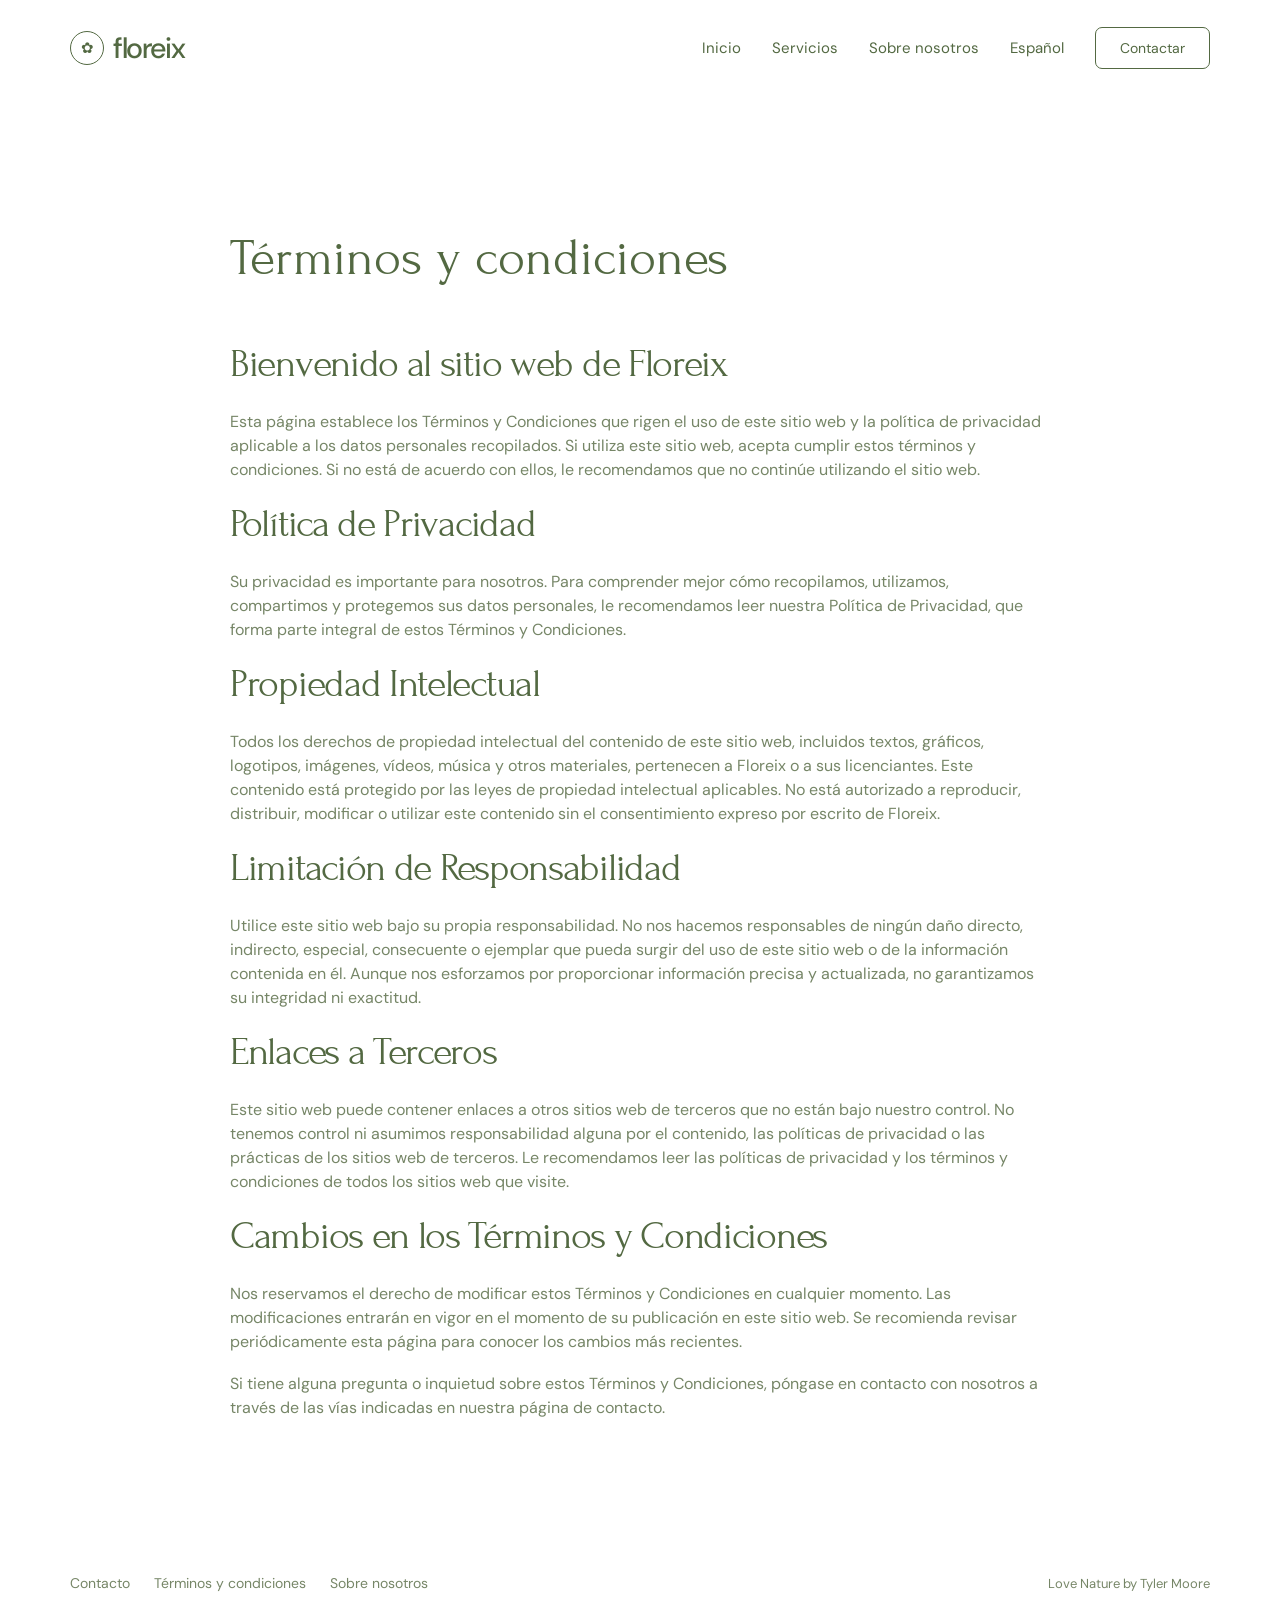
<file: es/terminos-y-condiciones/index.html>
<!doctype html><html lang="es"><head><meta charset="utf-8"><meta name="viewport" content="width=device-width,initial-scale=1"><title>Términos y condiciones - Floreix</title><link rel="alternate" hreflang="ca" href="/privacy-policy/"><link rel="alternate" hreflang="es" href="/es/terminos-y-condiciones/"><link rel="stylesheet" href="/assets/styles.css"></head><body>
<header class="site-header inner"><div class="container header-row"><a class="brand" href="/es/"><span class="brand-mark">✿</span><span>floreix</span></a><button class="menu-toggle" data-menu-toggle aria-expanded="false">☰</button><nav class="main-nav" data-main-nav><a class="nav-link" href="/es/">Inicio</a><div class="nav-item"><button class="nav-button" data-dropdown-toggle>Servicios</button><div class="dropdown"><a href="/es/psicoterapia/">Psicoterapia</a><a href="/es/terapia-en-la-naturaleza/">Terapia en la naturaleza y Mindfulness</a></div></div><div class="nav-item"><button class="nav-button" data-dropdown-toggle>Sobre nosotros</button><div class="dropdown"><a href="/es/sobre-nosotros/">Sobre nosotros</a><a href="/es/metodologia/">Metodología</a></div></div><div class="nav-item"><button class="nav-button" data-dropdown-toggle>Español</button><div class="dropdown"><a href="/privacy-policy/">Català</a><a href="/es/terminos-y-condiciones/">Español</a></div></div><a class="header-cta" href="/es/contacto/">Contactar</a></nav></div></header>
<main><section class="prose"><div class="content-narrow"><h1 style="color:var(--green);font-size:52px;font-weight:400">Términos y condiciones</h1><h2>Bienvenido al sitio web de Floreix</h2><p>Esta página establece los Términos y Condiciones que rigen el uso de este sitio web y la política de privacidad aplicable a los datos personales recopilados. Si utiliza este sitio web, acepta cumplir estos términos y condiciones. Si no está de acuerdo con ellos, le recomendamos que no continúe utilizando el sitio web.</p><h2>Política de Privacidad</h2><p>Su privacidad es importante para nosotros. Para comprender mejor cómo recopilamos, utilizamos, compartimos y protegemos sus datos personales, le recomendamos leer nuestra Política de Privacidad, que forma parte integral de estos Términos y Condiciones.</p><h2>Propiedad Intelectual</h2><p>Todos los derechos de propiedad intelectual del contenido de este sitio web, incluidos textos, gráficos, logotipos, imágenes, vídeos, música y otros materiales, pertenecen a Floreix o a sus licenciantes. Este contenido está protegido por las leyes de propiedad intelectual aplicables. No está autorizado a reproducir, distribuir, modificar o utilizar este contenido sin el consentimiento expreso por escrito de Floreix.</p><h2>Limitación de Responsabilidad</h2><p>Utilice este sitio web bajo su propia responsabilidad. No nos hacemos responsables de ningún daño directo, indirecto, especial, consecuente o ejemplar que pueda surgir del uso de este sitio web o de la información contenida en él. Aunque nos esforzamos por proporcionar información precisa y actualizada, no garantizamos su integridad ni exactitud.</p><h2>Enlaces a Terceros</h2><p>Este sitio web puede contener enlaces a otros sitios web de terceros que no están bajo nuestro control. No tenemos control ni asumimos responsabilidad alguna por el contenido, las políticas de privacidad o las prácticas de los sitios web de terceros. Le recomendamos leer las políticas de privacidad y los términos y condiciones de todos los sitios web que visite.</p><h2>Cambios en los Términos y Condiciones</h2><p>Nos reservamos el derecho de modificar estos Términos y Condiciones en cualquier momento. Las modificaciones entrarán en vigor en el momento de su publicación en este sitio web. Se recomienda revisar periódicamente esta página para conocer los cambios más recientes.</p><p>Si tiene alguna pregunta o inquietud sobre estos Términos y Condiciones, póngase en contacto con nosotros a través de las vías indicadas en nuestra página de contacto.</p></div></section></main>
<footer class="site-footer"><div class="footer-row"><div class="footer-links"><a href="/es/contacto/">Contacto</a><a href="/es/terminos-y-condiciones/">Términos y condiciones</a><a href="/es/sobre-nosotros/">Sobre nosotros</a></div><div class="footer-brand">floreix</div><div class="footer-credit">Love Nature by Tyler Moore</div></div></footer><script src="/assets/site.js"></script></body></html>
</file>
<file: assets/styles.css>
@import url('https://fonts.googleapis.com/css2?family=DM+Sans:wght@300;400;500;600&display=swap');

:root{
  --green:#536942;
  --green-2:#768667;
  --green-soft:#c4cdbf;
  --accent:#ffd835;
  --light:#f5f8f5;
  --white:#ffffff;
  --ink:#212121;
  --max:1140px;
}
*{box-sizing:border-box}
html{scroll-behavior:smooth}
body{margin:0;color:var(--ink);background:#fff;font-family:'DM Sans',Arial,sans-serif;font-size:16px;line-height:1.5;font-weight:400}
a{color:inherit;text-decoration:none}
img{max-width:100%;height:auto;display:block}
button,input,textarea{font:inherit}
.container{width:min(calc(100% - 40px),var(--max));margin:0 auto}

/* Header: follows the Love Nature/Astra proportions used by floreix.com */
.site-header{position:absolute;inset:0 0 auto 0;z-index:20;color:#fff}
.site-header.inner{position:relative;color:var(--green);background:#fff}
.header-row{min-height:96px;display:flex;align-items:center;justify-content:space-between;gap:36px}
.brand{display:inline-flex;align-items:center;gap:9px;font-size:29px;font-weight:500;letter-spacing:-1.4px;line-height:1;color:inherit}
.brand-mark{width:34px;height:34px;border:1.5px solid currentColor;border-radius:50%;display:grid;place-items:center;font-size:15px;font-weight:400}
.main-nav{display:flex;align-items:center;gap:31px;font-size:15px;font-weight:400}
.nav-item{position:relative}
.nav-link,.nav-button{color:inherit;background:none;border:0;padding:10px 0;cursor:pointer;font:inherit;white-space:nowrap}
.dropdown{position:absolute;top:100%;left:-18px;width:255px;background:#fff;color:var(--green);padding:12px 0;box-shadow:0 10px 35px rgba(0,0,0,.12);opacity:0;visibility:hidden;transform:translateY(6px);transition:.18s ease}
.dropdown a{display:block;padding:10px 18px}
.dropdown a:hover{background:var(--light)}
.nav-item:hover .dropdown,.nav-item:focus-within .dropdown{opacity:1;visibility:visible;transform:none}
.lang-item{position:relative}
.header-cta{border:1px solid currentColor;border-radius:7px;padding:13px 24px;line-height:1;font-size:14px;transition:.2s ease}
.header-cta:hover{background:var(--accent);border-color:var(--accent);color:var(--green)}
.menu-toggle{display:none;border:0;background:transparent;color:inherit;font-size:27px;line-height:1;padding:8px;cursor:pointer}

/* Hero */
.hero{min-height:76vh;position:relative;display:grid;place-items:center;text-align:center;color:#fff;background-position:center;background-size:cover}
.hero::before{content:'';position:absolute;inset:0;background:rgba(0,0,0,.20)}
.hero-content{position:relative;z-index:1;width:min(calc(100% - 40px),940px);padding:132px 0 86px}
.hero h1{font-weight:400;font-size:clamp(48px,6.4vw,92px);line-height:.94;letter-spacing:-3px;margin:0 0 28px}
.hero h2{font-weight:400;font-size:clamp(25px,3vw,40px);line-height:1.1;margin:0 0 28px}
.hero .btn{margin-top:4px}

.btn{display:inline-flex;align-items:center;justify-content:center;background:var(--accent);color:var(--green);border:1px solid var(--accent);border-radius:7px;padding:16px 38px;font-size:14px;line-height:1;font-weight:500;transition:.2s ease}
.btn:hover{filter:brightness(.97);transform:translateY(-1px)}
.btn.outline{background:transparent;border-color:var(--green-2)}

.section{padding:92px 20px}
.section.light{background:var(--light)}
.section-title{color:var(--green);font-size:40px;line-height:1.2;font-weight:400;text-align:center;margin:0 0 16px;letter-spacing:-1px}
.section-rule{width:42px;height:2px;background:var(--accent);margin:0 auto 52px}
.section-kicker{color:var(--green-2);text-transform:uppercase;font-size:14px;letter-spacing:1.3px;margin:0 0 16px}

/* Home services */
.service-grid{display:grid;grid-template-columns:repeat(3,1fr);gap:25px}
.service-card img{width:100%;aspect-ratio:3/4;object-fit:cover}
.service-card h3{font-size:22px;color:var(--green);font-weight:400;margin:26px 0 8px;line-height:1.25}
.service-card h4{font-size:17px;color:var(--green);font-weight:400;margin:0 0 12px;line-height:1.35}
.service-card p{color:var(--green-2);margin:0;font-size:16px}

/* About strip on home */
.home-about{display:grid;grid-template-columns:1fr 40%;gap:76px;align-items:center}
.home-about-copy{max-width:610px}
.home-about h2{color:var(--green);font-size:42px;line-height:1.18;font-weight:400;letter-spacing:-1.5px;margin:0 0 24px}
.home-about p{color:var(--green-2);font-size:16px;margin:0 0 17px}
.home-about figure{margin:0}
.home-about figure img{width:100%;height:570px;object-fit:cover}

/* Testimonial */
.testimonial{padding:96px 20px;text-align:center;background:#fff}
.quote-mark{width:55px;margin:0 auto 26px;opacity:.8}
.testimonial blockquote{margin:0 auto;max-width:760px;color:var(--green);font-size:35px;line-height:1.3;letter-spacing:-1.8px;font-weight:400}
.avatar{width:50px;height:50px;border-radius:50%;object-fit:cover;margin:36px auto 14px}
.testimonial cite{font-style:normal;color:#a4b09a;font-size:14px;font-weight:300}

/* CTA banner */
.question-banner{position:relative;text-align:center;background-position:center;background-size:cover;color:var(--green)}
.question-banner::before{content:'';position:absolute;inset:0;background:rgba(255,255,255,.42)}
.question-inner{position:relative;z-index:1;max-width:620px;margin:auto;padding:118px 20px}
.question-banner h2{font-size:58px;line-height:1.1;font-weight:400;letter-spacing:-2px;margin:0 0 20px}
.question-banner p{font-size:17px;margin:0 0 30px}

/* Institution logos */
.logos{display:grid;grid-template-columns:repeat(3,1fr);gap:54px;align-items:center}
.logos img{max-height:92px;width:auto;margin:auto;object-fit:contain}

/* Internal page hero */
.page-hero{min-height:330px;display:grid;place-items:center;text-align:center;color:#fff;position:relative;background-size:cover;background-position:center;margin:0}
.page-hero::before{content:'';position:absolute;inset:0;background:rgba(0,0,0,.22)}
.page-hero h1{position:relative;z-index:1;font-size:64px;line-height:1.05;font-weight:400;letter-spacing:-2.5px;margin:80px 20px 0}
.content-wide{width:min(calc(100% - 40px),1140px);margin:auto}
.content-narrow{width:min(calc(100% - 40px),820px);margin:auto}
.prose{padding:80px 0;color:var(--green-2)}
.prose h2,.prose h3,.prose h4{color:var(--green);font-weight:400;line-height:1.2}
.prose h2{font-size:40px;letter-spacing:-1.3px;margin:0 0 22px}
.prose h3{font-size:28px;margin:38px 0 14px}
.prose p{margin:0 0 18px}
.prose ul{padding-left:22px}

.about-intro{display:grid;grid-template-columns:1fr 45%;gap:58px;align-items:start}
.about-intro img{width:100%;max-height:680px;object-fit:cover}
.mvv-grid{display:grid;grid-template-columns:repeat(3,1fr);gap:48px;padding:72px 0}
.mvv-grid h2{font-size:32px}
.flower-grid,.collab-grid{display:grid;grid-template-columns:1fr 1fr;gap:58px;align-items:center}
.flower-grid img,.collab-grid img{width:100%;height:500px;object-fit:cover}

.service-detail{display:grid;grid-template-columns:44% 1fr;gap:64px;align-items:center;padding:52px 0}
.service-detail:nth-child(even){grid-template-columns:1fr 44%}
.service-detail:nth-child(even) .service-image{order:2}
.service-detail img{width:100%;height:520px;object-fit:cover}
.service-detail h2{font-size:38px;color:var(--green);font-weight:400;margin:0 0 18px}
.service-detail h3{font-size:24px;color:var(--green);font-weight:400;margin:0 0 14px}
.service-detail p{color:var(--green-2);margin:0 0 16px}

.contact-layout{display:grid;grid-template-columns:1fr 1.2fr;gap:80px;padding:84px 0}
.contact-layout h2{color:var(--green);font-weight:400;font-size:38px;margin:0 0 30px}
.contact-label{color:var(--green);font-size:13px;letter-spacing:1.1px;font-weight:600;text-transform:uppercase;margin:24px 0 5px}
.contact-layout a,.contact-layout p{color:var(--green-2)}
.form-row{display:grid;grid-template-columns:1fr 1fr;gap:18px}
.form-field{margin-bottom:18px}
.form-field label{display:block;color:var(--green);font-size:14px;margin-bottom:7px}
.form-field input,.form-field textarea{width:100%;border:1px solid #d9dfd5;background:#fff;padding:13px 14px;color:var(--ink);outline:0;border-radius:0}
.form-field textarea{min-height:150px;resize:vertical}
.form-field input:focus,.form-field textarea:focus{border-color:var(--green-2)}

/* Footer */
.site-footer{padding:44px 20px;background:#fff;color:var(--green-2)}
.footer-row{width:min(calc(100% - 0px),var(--max));margin:auto;display:grid;grid-template-columns:1fr auto 1fr;gap:30px;align-items:center}
.footer-links{display:flex;gap:24px;flex-wrap:wrap;font-size:14px}
.footer-brand{text-align:center;color:var(--green);font-size:22px;font-weight:500}
.footer-credit{text-align:right;font-size:13px}

.mobile-only{display:none}
@media(max-width:900px){
  .site-header{position:absolute}.site-header.inner{position:relative}
  .header-row{min-height:78px}
  .menu-toggle{display:block}
  .main-nav{position:absolute;left:20px;right:20px;top:78px;display:none;flex-direction:column;align-items:stretch;gap:0;background:#fff;color:var(--green);padding:14px 20px 22px;box-shadow:0 12px 30px rgba(0,0,0,.12)}
  .main-nav.open{display:flex}
  .nav-link,.nav-button{display:block;width:100%;text-align:left;padding:11px 0}
  .dropdown{position:static;width:100%;opacity:1;visibility:visible;transform:none;box-shadow:none;padding:0 0 4px 15px;display:none}
  .nav-item.open .dropdown{display:block}
  .header-cta{margin-top:8px;text-align:center;color:var(--green);border-color:var(--green)}
  .hero{min-height:680px}.hero-content{padding-top:120px}.hero h1{letter-spacing:-2px}
  .service-grid{grid-template-columns:1fr;gap:48px}.service-card img{aspect-ratio:4/5}
  .home-about,.about-intro,.flower-grid,.collab-grid,.contact-layout{grid-template-columns:1fr;gap:38px}
  .home-about figure img{height:auto}
  .mvv-grid{grid-template-columns:1fr;gap:24px}
  .service-detail,.service-detail:nth-child(even){grid-template-columns:1fr;gap:28px}.service-detail:nth-child(even) .service-image{order:0}.service-detail img{height:auto}
  .logos{grid-template-columns:1fr;gap:40px}
  .page-hero h1{font-size:50px}
  .footer-row{grid-template-columns:1fr;text-align:center}.footer-links{justify-content:center}.footer-credit{text-align:center}
}
@media(max-width:560px){
  .container,.content-wide,.content-narrow{width:min(calc(100% - 30px),var(--max))}
  .brand{font-size:25px}.brand-mark{width:30px;height:30px}
  .hero{min-height:620px}.hero-content{width:calc(100% - 30px)}.hero h1{font-size:50px}.hero h2{font-size:27px}
  .section{padding:72px 15px}.section-title{font-size:34px}.section-rule{margin-bottom:40px}
  .home-about h2{font-size:36px}.testimonial blockquote{font-size:28px;letter-spacing:-1px}.question-banner h2{font-size:43px}
  .page-hero{min-height:290px}.page-hero h1{font-size:42px;margin-top:60px}
  .prose{padding:60px 0}.prose h2{font-size:34px}.flower-grid img,.collab-grid img{height:auto}
  .form-row{grid-template-columns:1fr}
}
</file>
